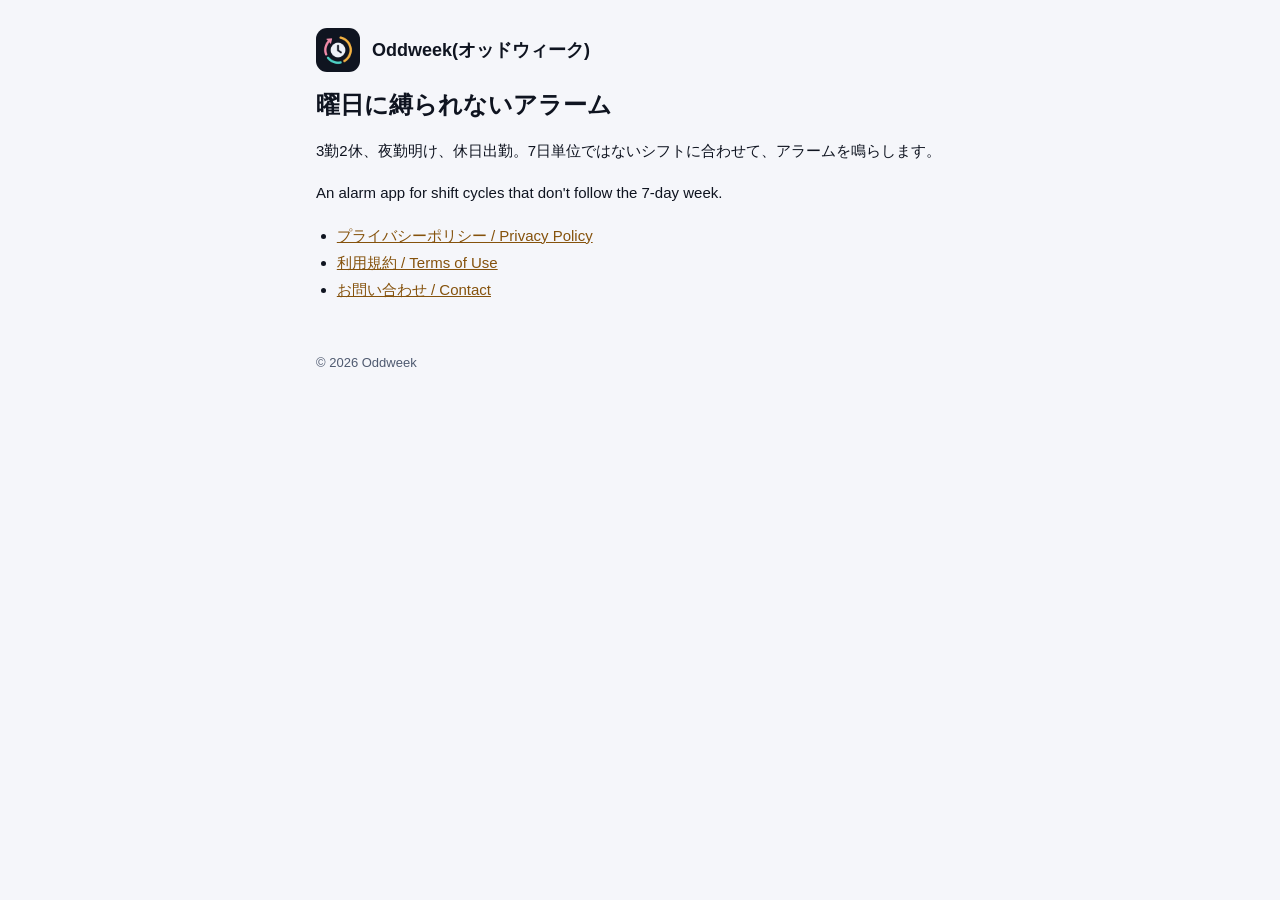
<file: index.html>
<!doctype html>
<html lang="ja">
<head>
<meta charset="utf-8">
<meta name="viewport" content="width=device-width, initial-scale=1">
<title>Oddweek</title>
<link rel="icon" href="icon.png">
<link rel="stylesheet" href="style.css">
</head>
<body>
<main>
<header><img src="icon.png" alt=""><a href="./">Oddweek(オッドウィーク)</a></header>
<h1>曜日に縛られないアラーム</h1>
<p>3勤2休、夜勤明け、休日出勤。7日単位ではないシフトに合わせて、アラームを鳴らします。</p>
<p lang="en">An alarm app for shift cycles that don't follow the 7-day week.</p>
<ul>
<li><a href="privacy.html">プライバシーポリシー / Privacy Policy</a></li>
<li><a href="terms.html">利用規約 / Terms of Use</a></li>
<li><a href="contact.html">お問い合わせ / Contact</a></li>
</ul>
<footer>© 2026 Oddweek</footer>
</main>
</body>
</html>
</file>
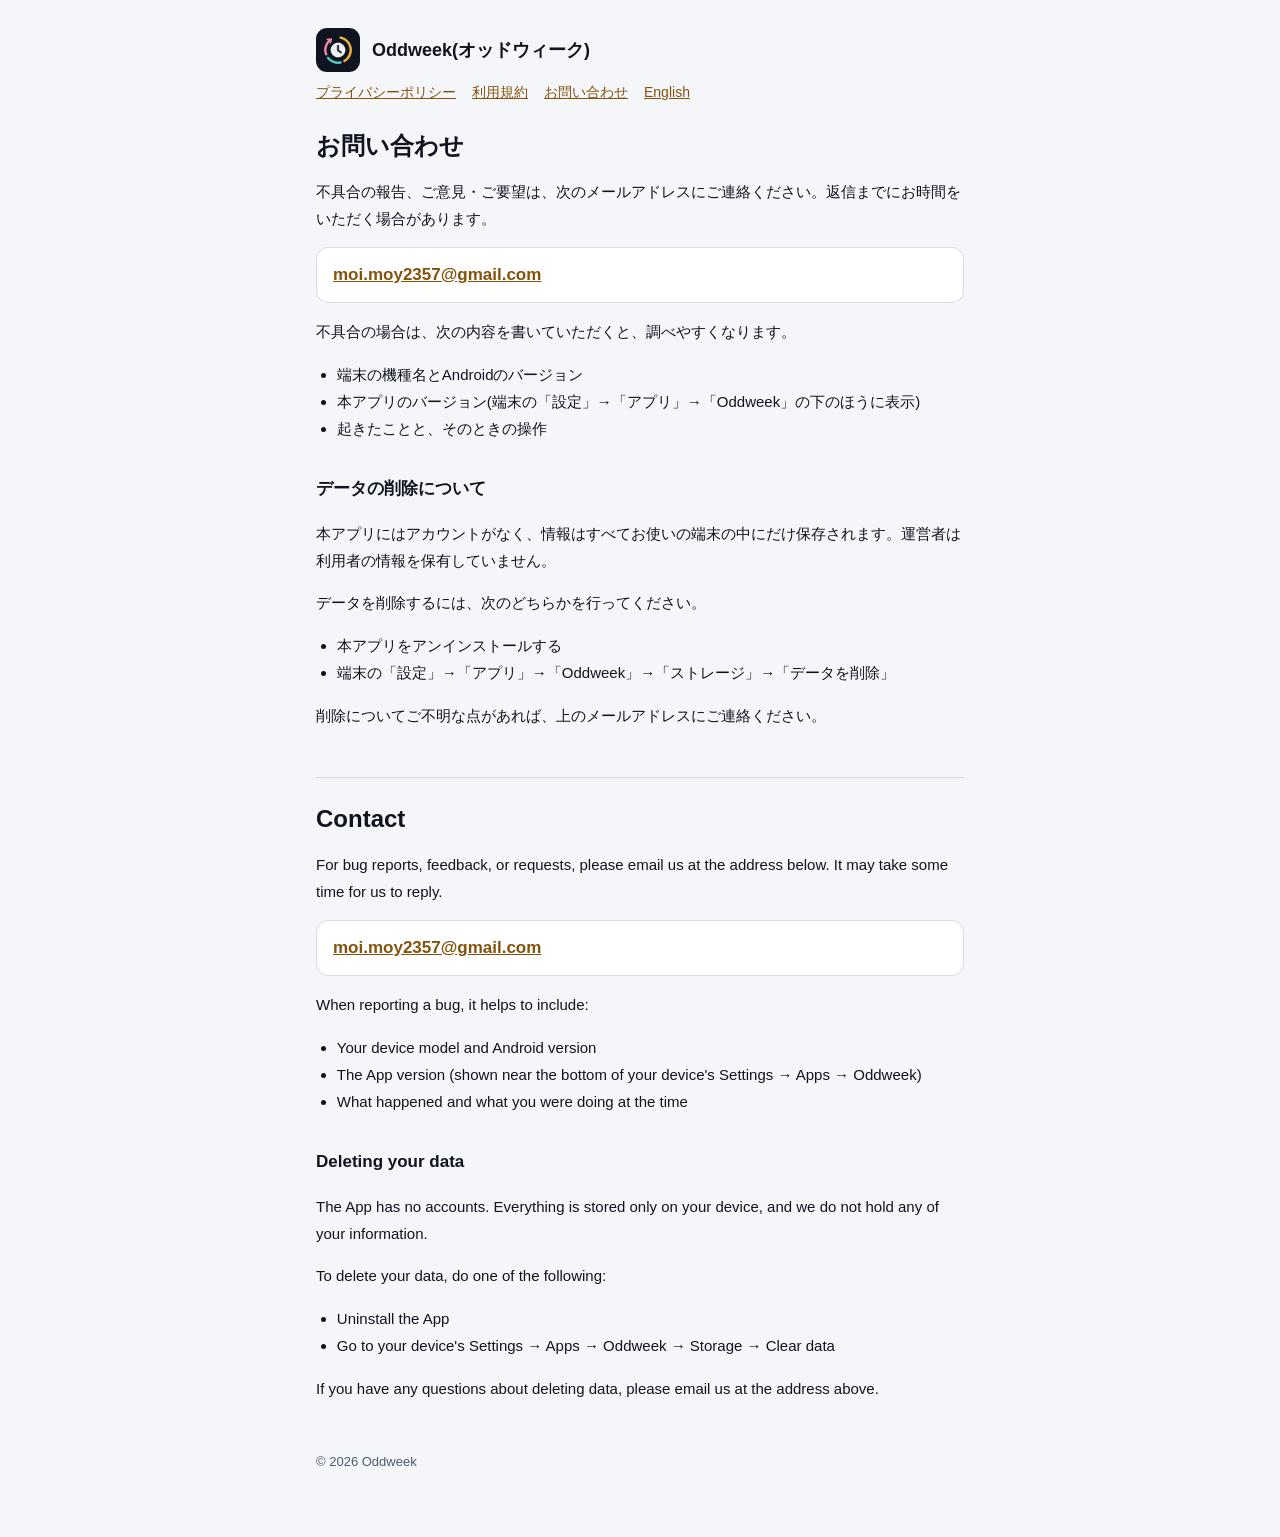
<file: contact.html>
<!doctype html>
<html lang="ja">
<head>
<meta charset="utf-8">
<meta name="viewport" content="width=device-width, initial-scale=1">
<title>お問い合わせ - Oddweek</title>
<link rel="icon" href="icon.png">
<link rel="stylesheet" href="style.css">
</head>
<body>
<main>
<header><img src="icon.png" alt=""><a href="./">Oddweek(オッドウィーク)</a></header>
<nav><a href="privacy.html">プライバシーポリシー</a><a href="terms.html">利用規約</a><a href="contact.html">お問い合わせ</a><a href="#en">English</a></nav>

<h1>お問い合わせ</h1>
<p>不具合の報告、ご意見・ご要望は、次のメールアドレスにご連絡ください。返信までにお時間をいただく場合があります。</p>
<div class="card"><a class="mail" href="mailto:moi.moy2357@gmail.com?subject=Oddweek">moi.moy2357@gmail.com</a></div>
<p>不具合の場合は、次の内容を書いていただくと、調べやすくなります。</p>
<ul>
<li>端末の機種名とAndroidのバージョン</li>
<li>本アプリのバージョン(端末の「設定」→「アプリ」→「Oddweek」の下のほうに表示)</li>
<li>起きたことと、そのときの操作</li>
</ul>

<h2 id="delete">データの削除について</h2>
<p>本アプリにはアカウントがなく、情報はすべてお使いの端末の中にだけ保存されます。運営者は利用者の情報を保有していません。</p>
<p>データを削除するには、次のどちらかを行ってください。</p>
<ul>
<li>本アプリをアンインストールする</li>
<li>端末の「設定」→「アプリ」→「Oddweek」→「ストレージ」→「データを削除」</li>
</ul>
<p>削除についてご不明な点があれば、上のメールアドレスにご連絡ください。</p>

<section class="lang" id="en" lang="en">
<h1>Contact</h1>
<p>For bug reports, feedback, or requests, please email us at the address below. It may take some time for us to reply.</p>
<div class="card"><a class="mail" href="mailto:moi.moy2357@gmail.com?subject=Oddweek">moi.moy2357@gmail.com</a></div>
<p>When reporting a bug, it helps to include:</p>
<ul>
<li>Your device model and Android version</li>
<li>The App version (shown near the bottom of your device's Settings → Apps → Oddweek)</li>
<li>What happened and what you were doing at the time</li>
</ul>

<h2 id="delete-en">Deleting your data</h2>
<p>The App has no accounts. Everything is stored only on your device, and we do not hold any of your information.</p>
<p>To delete your data, do one of the following:</p>
<ul>
<li>Uninstall the App</li>
<li>Go to your device's Settings → Apps → Oddweek → Storage → Clear data</li>
</ul>
<p>If you have any questions about deleting data, please email us at the address above.</p>
</section>

<footer>© 2026 Oddweek</footer>
</main>
</body>
</html>
</file>
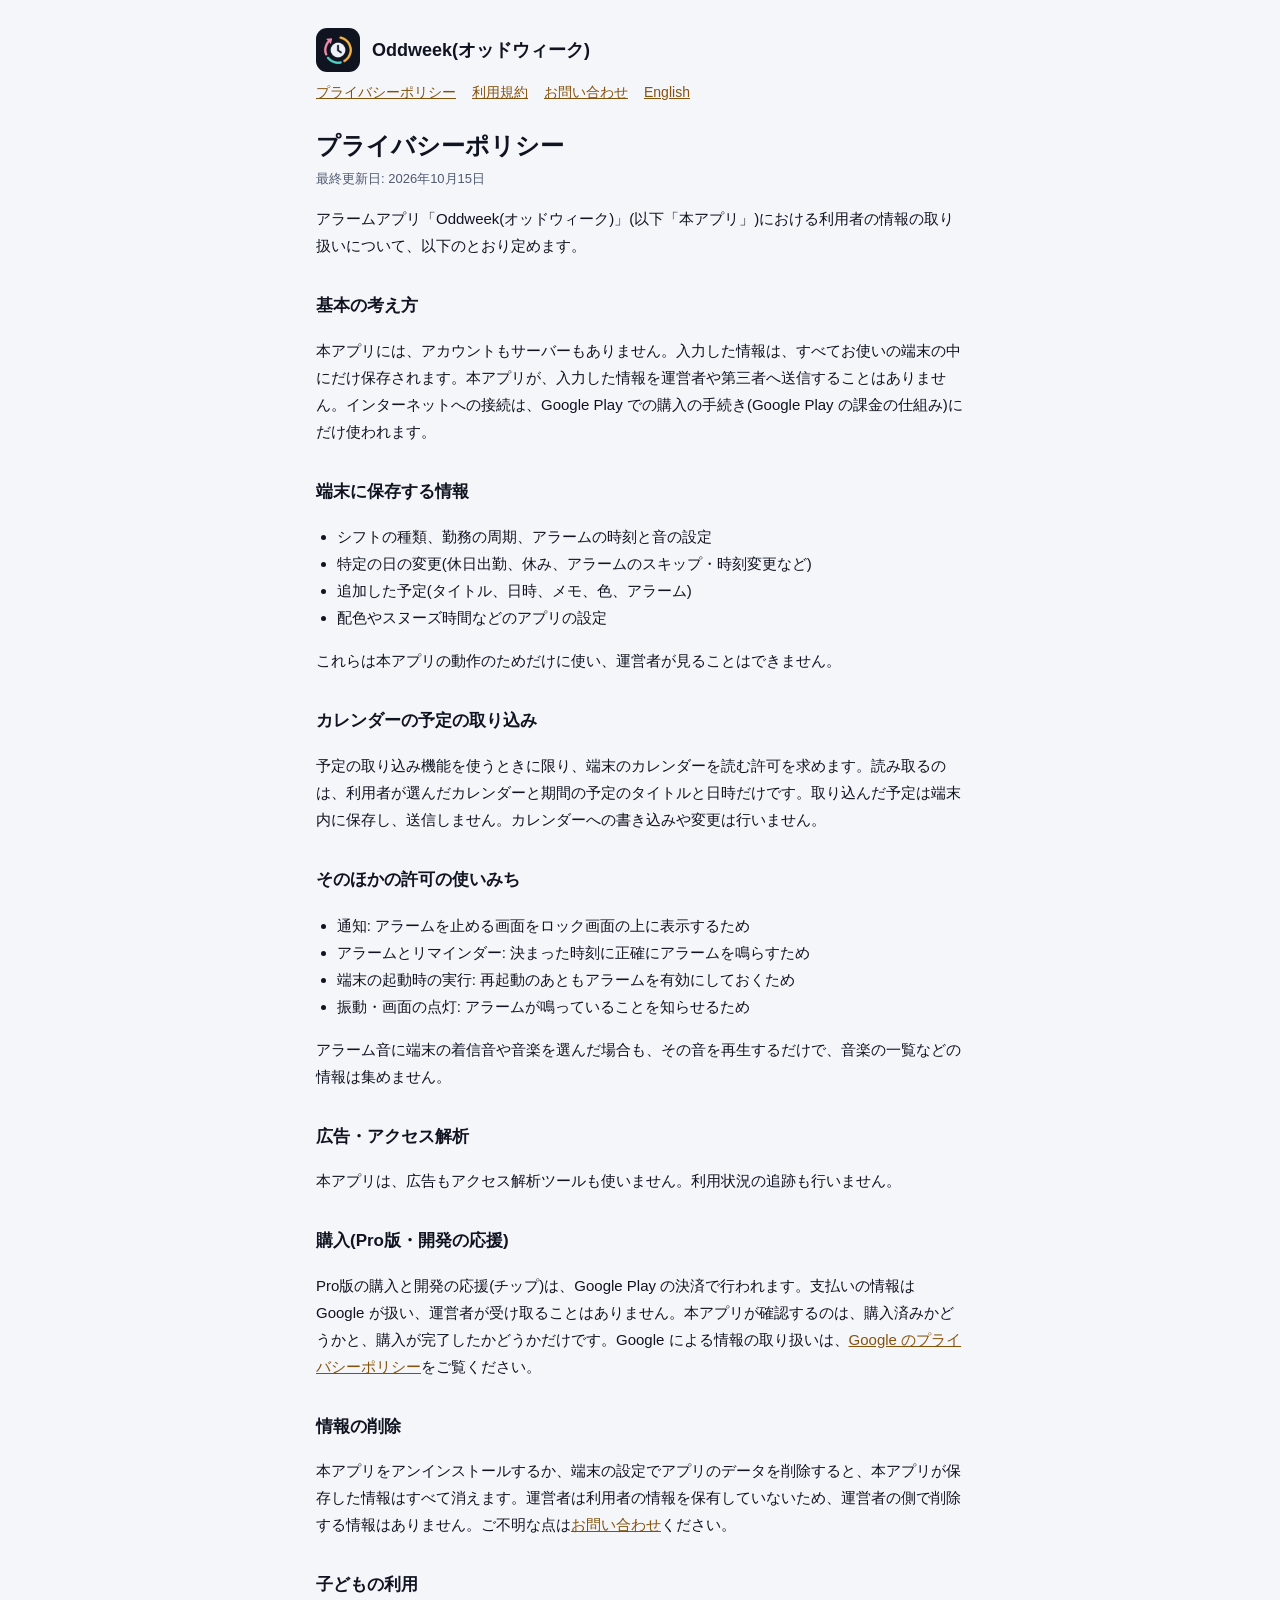
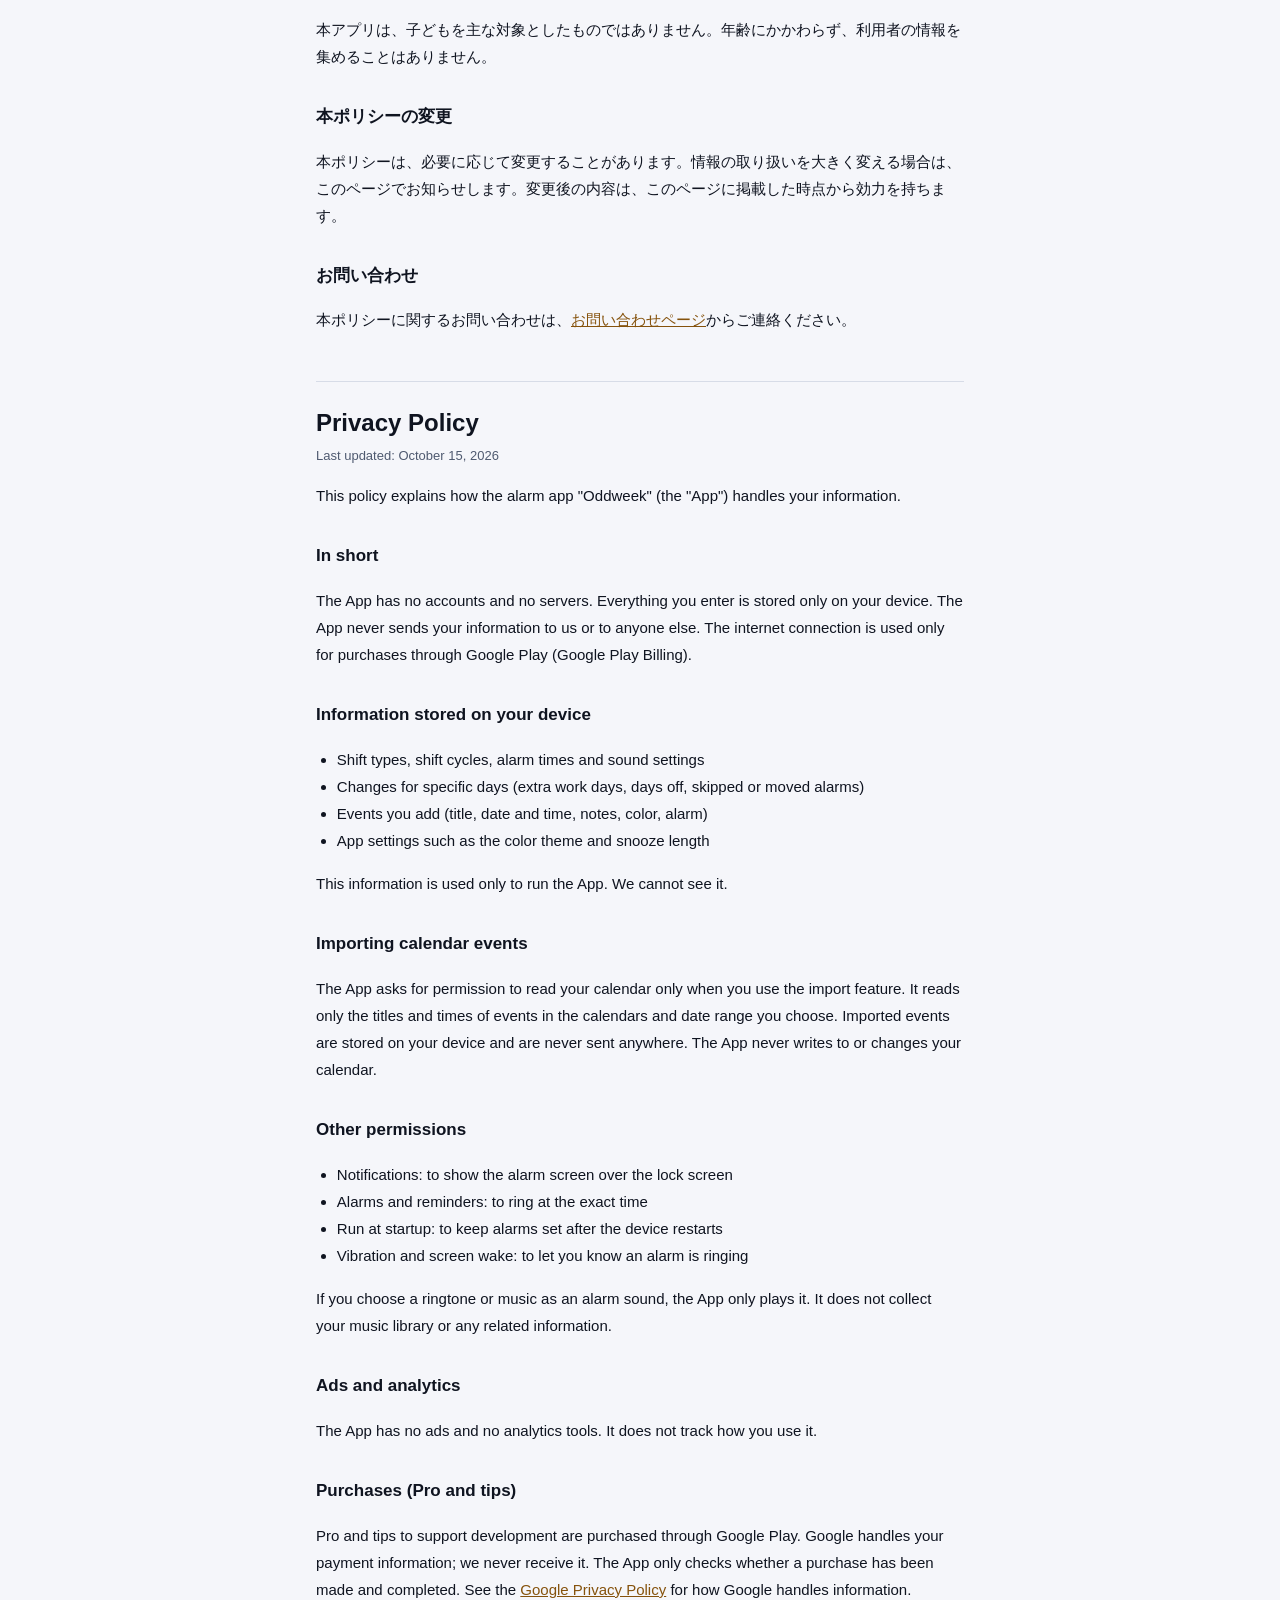
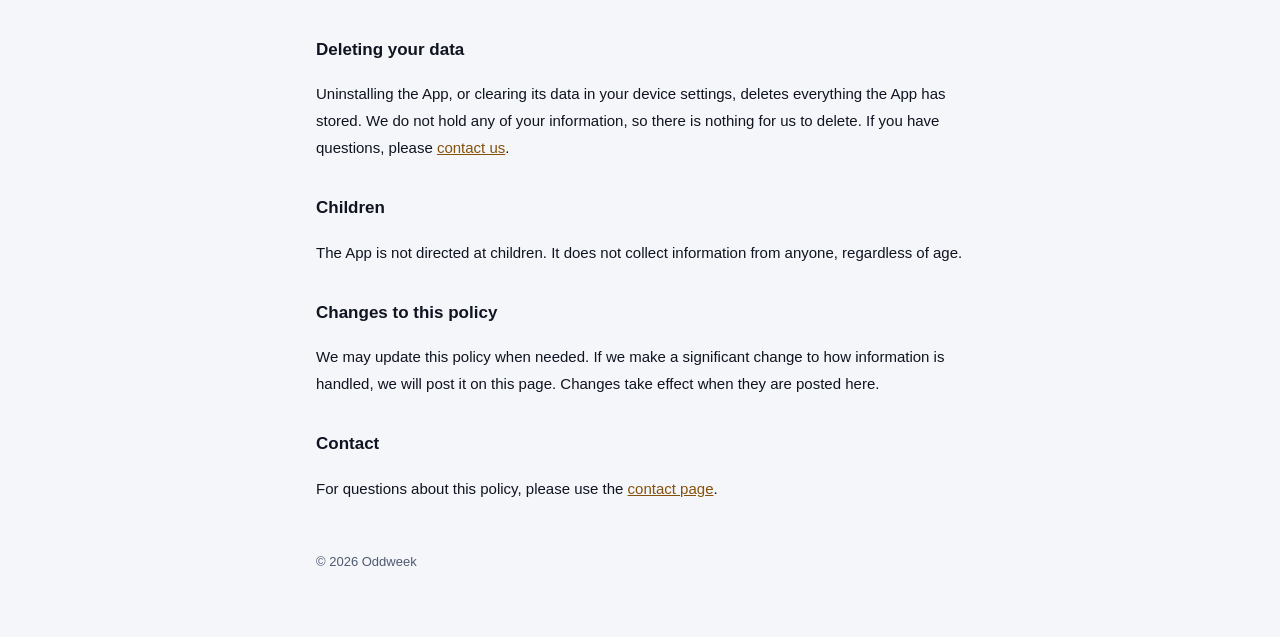
<file: privacy.html>
<!doctype html>
<html lang="ja">
<head>
<meta charset="utf-8">
<meta name="viewport" content="width=device-width, initial-scale=1">
<title>プライバシーポリシー - Oddweek</title>
<link rel="icon" href="icon.png">
<link rel="stylesheet" href="style.css">
</head>
<body>
<main>
<header><img src="icon.png" alt=""><a href="./">Oddweek(オッドウィーク)</a></header>
<nav><a href="privacy.html">プライバシーポリシー</a><a href="terms.html">利用規約</a><a href="contact.html">お問い合わせ</a><a href="#en">English</a></nav>

<h1>プライバシーポリシー</h1>
<p class="updated">最終更新日: 2026年10月15日</p>
<p>アラームアプリ「Oddweek(オッドウィーク)」(以下「本アプリ」)における利用者の情報の取り扱いについて、以下のとおり定めます。</p>

<h2>基本の考え方</h2>
<p>本アプリには、アカウントもサーバーもありません。入力した情報は、すべてお使いの端末の中にだけ保存されます。本アプリが、入力した情報を運営者や第三者へ送信することはありません。インターネットへの接続は、Google Play での購入の手続き(Google Play の課金の仕組み)にだけ使われます。</p>

<h2>端末に保存する情報</h2>
<ul>
<li>シフトの種類、勤務の周期、アラームの時刻と音の設定</li>
<li>特定の日の変更(休日出勤、休み、アラームのスキップ・時刻変更など)</li>
<li>追加した予定(タイトル、日時、メモ、色、アラーム)</li>
<li>配色やスヌーズ時間などのアプリの設定</li>
</ul>
<p>これらは本アプリの動作のためだけに使い、運営者が見ることはできません。</p>

<h2>カレンダーの予定の取り込み</h2>
<p>予定の取り込み機能を使うときに限り、端末のカレンダーを読む許可を求めます。読み取るのは、利用者が選んだカレンダーと期間の予定のタイトルと日時だけです。取り込んだ予定は端末内に保存し、送信しません。カレンダーへの書き込みや変更は行いません。</p>

<h2>そのほかの許可の使いみち</h2>
<ul>
<li>通知: アラームを止める画面をロック画面の上に表示するため</li>
<li>アラームとリマインダー: 決まった時刻に正確にアラームを鳴らすため</li>
<li>端末の起動時の実行: 再起動のあともアラームを有効にしておくため</li>
<li>振動・画面の点灯: アラームが鳴っていることを知らせるため</li>
</ul>
<p>アラーム音に端末の着信音や音楽を選んだ場合も、その音を再生するだけで、音楽の一覧などの情報は集めません。</p>

<h2>広告・アクセス解析</h2>
<p>本アプリは、広告もアクセス解析ツールも使いません。利用状況の追跡も行いません。</p>

<h2>購入(Pro版・開発の応援)</h2>
<p>Pro版の購入と開発の応援(チップ)は、Google Play の決済で行われます。支払いの情報は Google が扱い、運営者が受け取ることはありません。本アプリが確認するのは、購入済みかどうかと、購入が完了したかどうかだけです。Google による情報の取り扱いは、<a href="https://policies.google.com/privacy">Google のプライバシーポリシー</a>をご覧ください。</p>

<h2>情報の削除</h2>
<p>本アプリをアンインストールするか、端末の設定でアプリのデータを削除すると、本アプリが保存した情報はすべて消えます。運営者は利用者の情報を保有していないため、運営者の側で削除する情報はありません。ご不明な点は<a href="contact.html#delete">お問い合わせ</a>ください。</p>

<h2>子どもの利用</h2>
<p>本アプリは、子どもを主な対象としたものではありません。年齢にかかわらず、利用者の情報を集めることはありません。</p>

<h2>本ポリシーの変更</h2>
<p>本ポリシーは、必要に応じて変更することがあります。情報の取り扱いを大きく変える場合は、このページでお知らせします。変更後の内容は、このページに掲載した時点から効力を持ちます。</p>

<h2>お問い合わせ</h2>
<p>本ポリシーに関するお問い合わせは、<a href="contact.html">お問い合わせページ</a>からご連絡ください。</p>

<section class="lang" id="en" lang="en">
<h1>Privacy Policy</h1>
<p class="updated">Last updated: October 15, 2026</p>
<p>This policy explains how the alarm app "Oddweek" (the "App") handles your information.</p>

<h2>In short</h2>
<p>The App has no accounts and no servers. Everything you enter is stored only on your device. The App never sends your information to us or to anyone else. The internet connection is used only for purchases through Google Play (Google Play Billing).</p>

<h2>Information stored on your device</h2>
<ul>
<li>Shift types, shift cycles, alarm times and sound settings</li>
<li>Changes for specific days (extra work days, days off, skipped or moved alarms)</li>
<li>Events you add (title, date and time, notes, color, alarm)</li>
<li>App settings such as the color theme and snooze length</li>
</ul>
<p>This information is used only to run the App. We cannot see it.</p>

<h2>Importing calendar events</h2>
<p>The App asks for permission to read your calendar only when you use the import feature. It reads only the titles and times of events in the calendars and date range you choose. Imported events are stored on your device and are never sent anywhere. The App never writes to or changes your calendar.</p>

<h2>Other permissions</h2>
<ul>
<li>Notifications: to show the alarm screen over the lock screen</li>
<li>Alarms and reminders: to ring at the exact time</li>
<li>Run at startup: to keep alarms set after the device restarts</li>
<li>Vibration and screen wake: to let you know an alarm is ringing</li>
</ul>
<p>If you choose a ringtone or music as an alarm sound, the App only plays it. It does not collect your music library or any related information.</p>

<h2>Ads and analytics</h2>
<p>The App has no ads and no analytics tools. It does not track how you use it.</p>

<h2>Purchases (Pro and tips)</h2>
<p>Pro and tips to support development are purchased through Google Play. Google handles your payment information; we never receive it. The App only checks whether a purchase has been made and completed. See the <a href="https://policies.google.com/privacy">Google Privacy Policy</a> for how Google handles information.</p>

<h2>Deleting your data</h2>
<p>Uninstalling the App, or clearing its data in your device settings, deletes everything the App has stored. We do not hold any of your information, so there is nothing for us to delete. If you have questions, please <a href="contact.html#delete">contact us</a>.</p>

<h2>Children</h2>
<p>The App is not directed at children. It does not collect information from anyone, regardless of age.</p>

<h2>Changes to this policy</h2>
<p>We may update this policy when needed. If we make a significant change to how information is handled, we will post it on this page. Changes take effect when they are posted here.</p>

<h2>Contact</h2>
<p>For questions about this policy, please use the <a href="contact.html">contact page</a>.</p>
</section>

<footer>© 2026 Oddweek</footer>
</main>
</body>
</html>
</file>
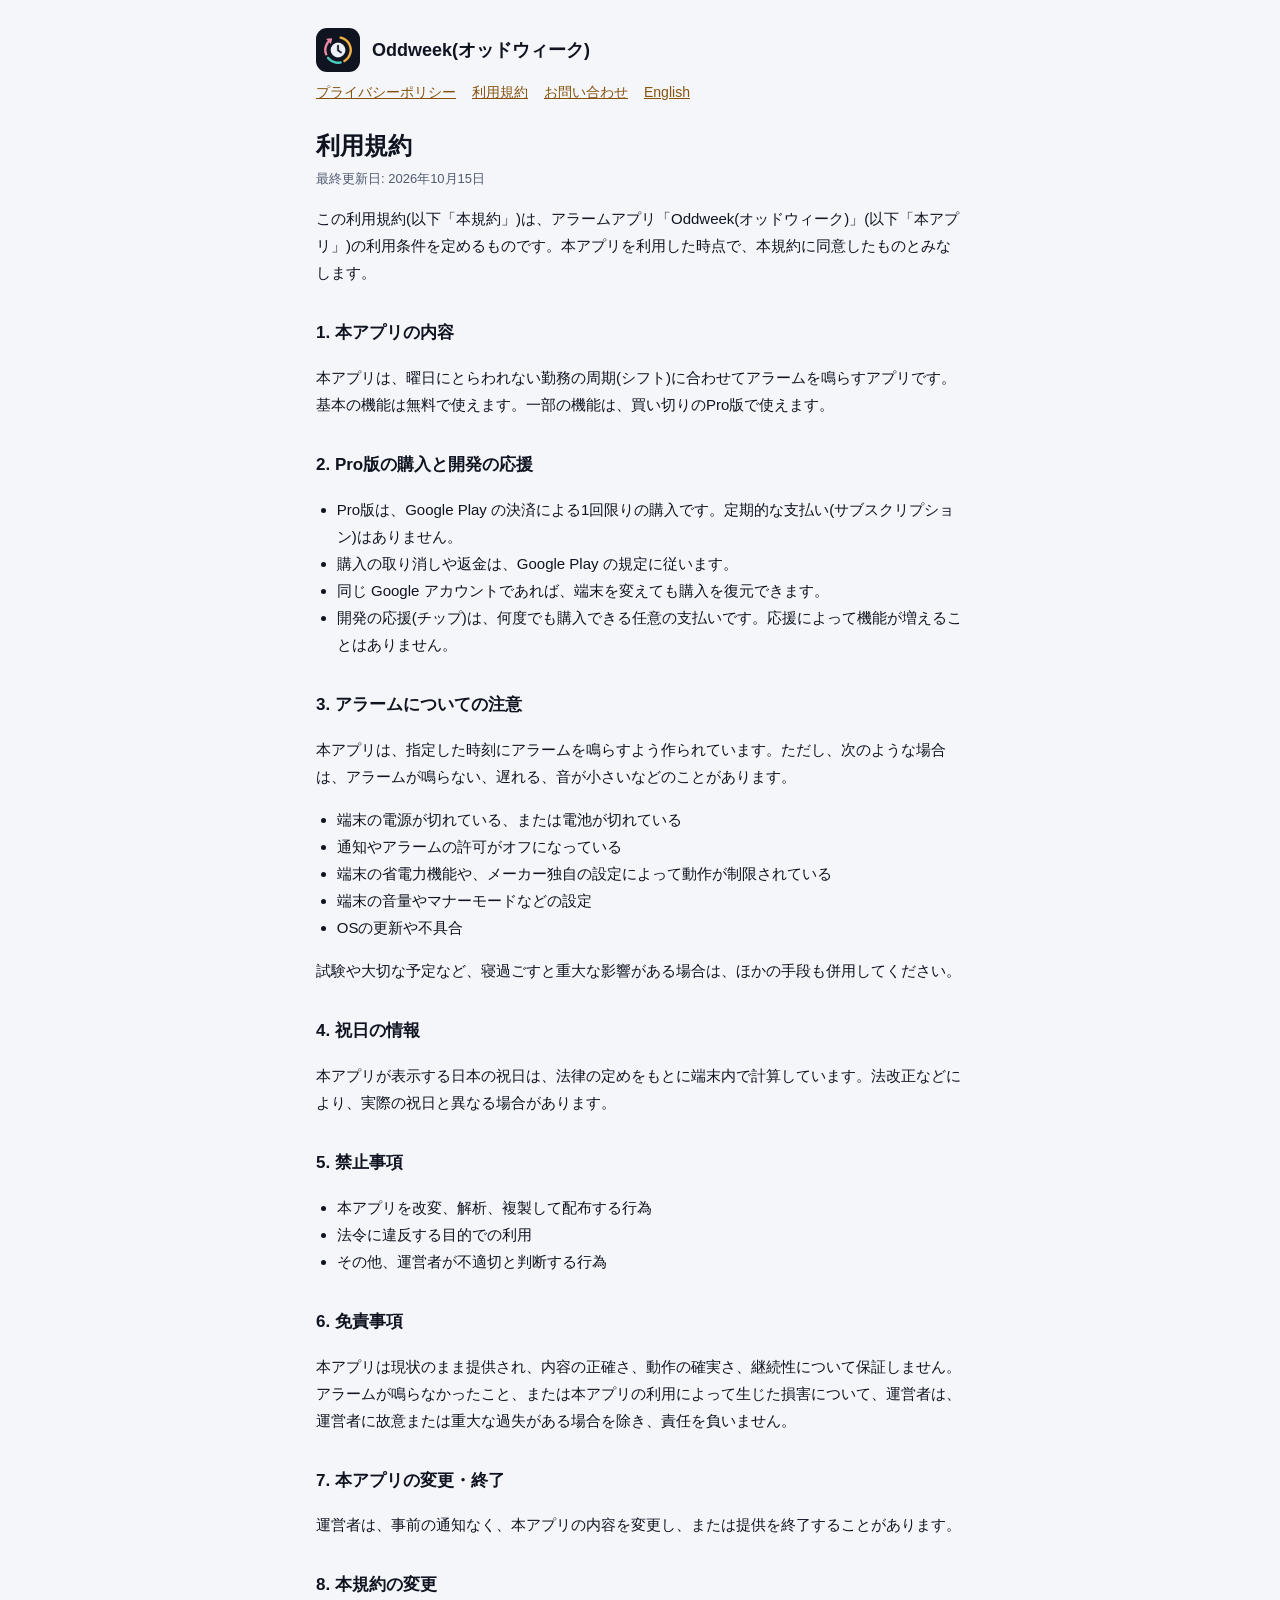
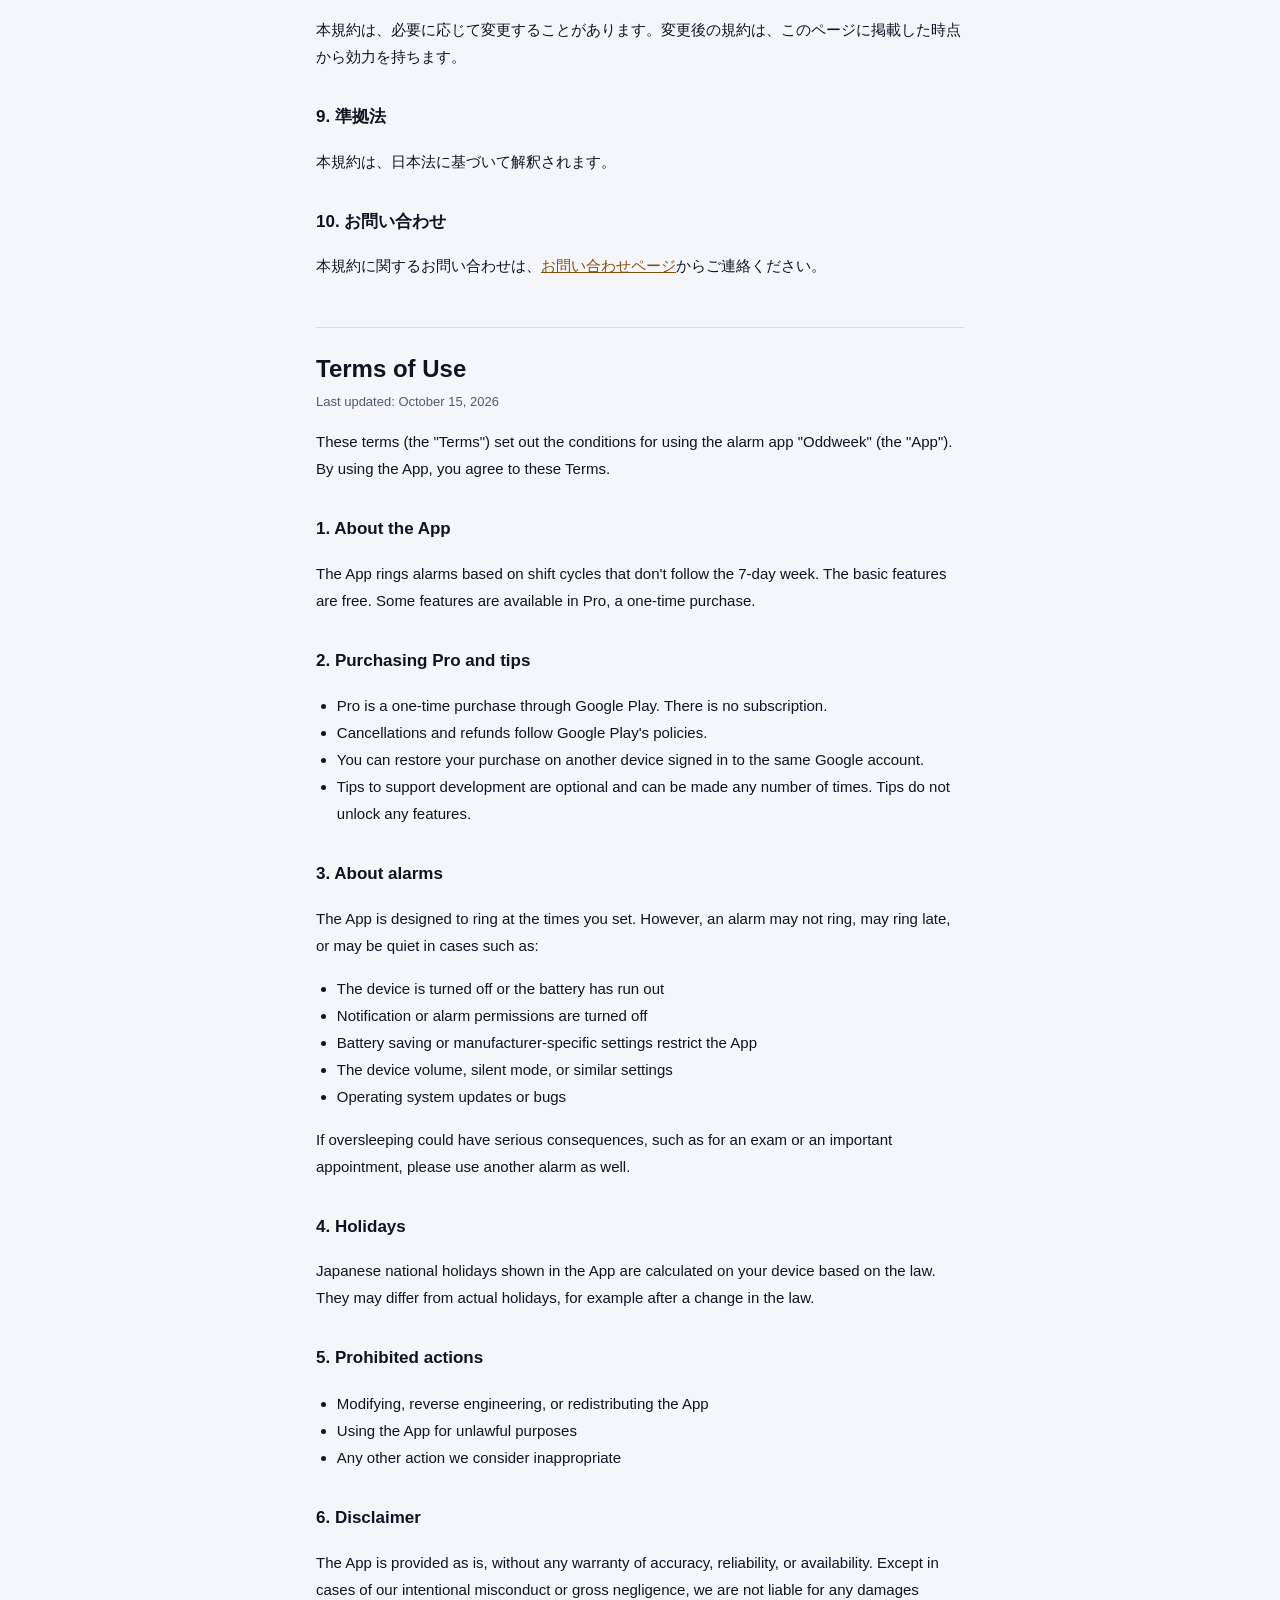
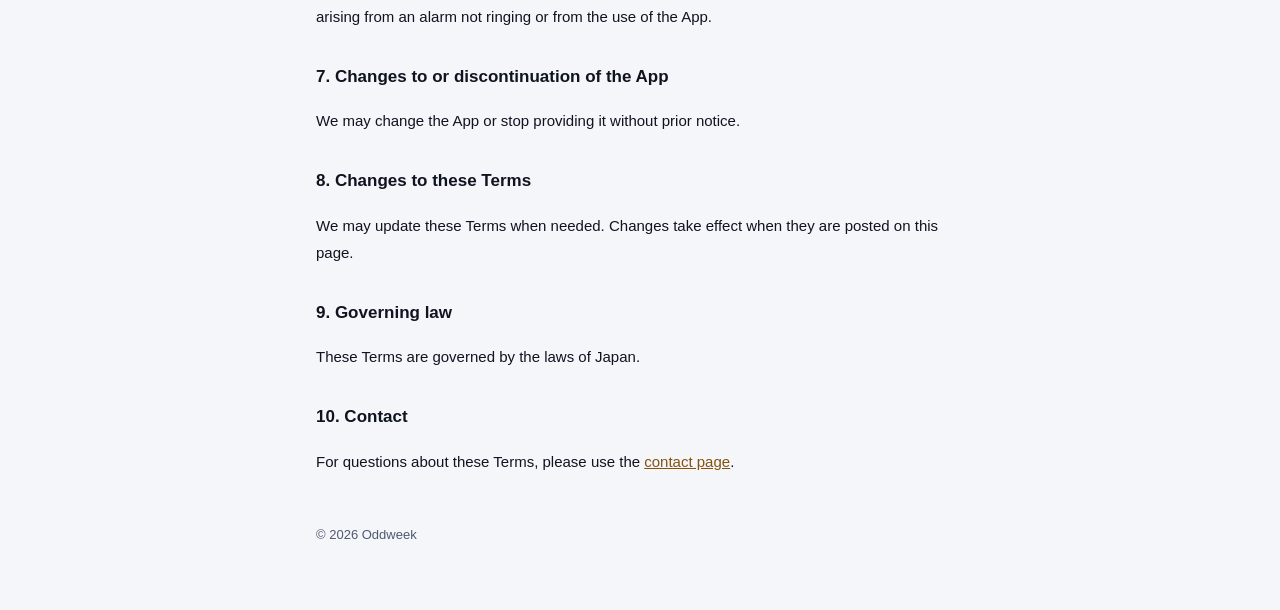
<file: terms.html>
<!doctype html>
<html lang="ja">
<head>
<meta charset="utf-8">
<meta name="viewport" content="width=device-width, initial-scale=1">
<title>利用規約 - Oddweek</title>
<link rel="icon" href="icon.png">
<link rel="stylesheet" href="style.css">
</head>
<body>
<main>
<header><img src="icon.png" alt=""><a href="./">Oddweek(オッドウィーク)</a></header>
<nav><a href="privacy.html">プライバシーポリシー</a><a href="terms.html">利用規約</a><a href="contact.html">お問い合わせ</a><a href="#en">English</a></nav>

<h1>利用規約</h1>
<p class="updated">最終更新日: 2026年10月15日</p>
<p>この利用規約(以下「本規約」)は、アラームアプリ「Oddweek(オッドウィーク)」(以下「本アプリ」)の利用条件を定めるものです。本アプリを利用した時点で、本規約に同意したものとみなします。</p>

<h2>1. 本アプリの内容</h2>
<p>本アプリは、曜日にとらわれない勤務の周期(シフト)に合わせてアラームを鳴らすアプリです。基本の機能は無料で使えます。一部の機能は、買い切りのPro版で使えます。</p>

<h2>2. Pro版の購入と開発の応援</h2>
<ul>
<li>Pro版は、Google Play の決済による1回限りの購入です。定期的な支払い(サブスクリプション)はありません。</li>
<li>購入の取り消しや返金は、Google Play の規定に従います。</li>
<li>同じ Google アカウントであれば、端末を変えても購入を復元できます。</li>
<li>開発の応援(チップ)は、何度でも購入できる任意の支払いです。応援によって機能が増えることはありません。</li>
</ul>

<h2>3. アラームについての注意</h2>
<p>本アプリは、指定した時刻にアラームを鳴らすよう作られています。ただし、次のような場合は、アラームが鳴らない、遅れる、音が小さいなどのことがあります。</p>
<ul>
<li>端末の電源が切れている、または電池が切れている</li>
<li>通知やアラームの許可がオフになっている</li>
<li>端末の省電力機能や、メーカー独自の設定によって動作が制限されている</li>
<li>端末の音量やマナーモードなどの設定</li>
<li>OSの更新や不具合</li>
</ul>
<p>試験や大切な予定など、寝過ごすと重大な影響がある場合は、ほかの手段も併用してください。</p>

<h2>4. 祝日の情報</h2>
<p>本アプリが表示する日本の祝日は、法律の定めをもとに端末内で計算しています。法改正などにより、実際の祝日と異なる場合があります。</p>

<h2>5. 禁止事項</h2>
<ul>
<li>本アプリを改変、解析、複製して配布する行為</li>
<li>法令に違反する目的での利用</li>
<li>その他、運営者が不適切と判断する行為</li>
</ul>

<h2>6. 免責事項</h2>
<p>本アプリは現状のまま提供され、内容の正確さ、動作の確実さ、継続性について保証しません。アラームが鳴らなかったこと、または本アプリの利用によって生じた損害について、運営者は、運営者に故意または重大な過失がある場合を除き、責任を負いません。</p>

<h2>7. 本アプリの変更・終了</h2>
<p>運営者は、事前の通知なく、本アプリの内容を変更し、または提供を終了することがあります。</p>

<h2>8. 本規約の変更</h2>
<p>本規約は、必要に応じて変更することがあります。変更後の規約は、このページに掲載した時点から効力を持ちます。</p>

<h2>9. 準拠法</h2>
<p>本規約は、日本法に基づいて解釈されます。</p>

<h2>10. お問い合わせ</h2>
<p>本規約に関するお問い合わせは、<a href="contact.html">お問い合わせページ</a>からご連絡ください。</p>

<section class="lang" id="en" lang="en">
<h1>Terms of Use</h1>
<p class="updated">Last updated: October 15, 2026</p>
<p>These terms (the "Terms") set out the conditions for using the alarm app "Oddweek" (the "App"). By using the App, you agree to these Terms.</p>

<h2>1. About the App</h2>
<p>The App rings alarms based on shift cycles that don't follow the 7-day week. The basic features are free. Some features are available in Pro, a one-time purchase.</p>

<h2>2. Purchasing Pro and tips</h2>
<ul>
<li>Pro is a one-time purchase through Google Play. There is no subscription.</li>
<li>Cancellations and refunds follow Google Play's policies.</li>
<li>You can restore your purchase on another device signed in to the same Google account.</li>
<li>Tips to support development are optional and can be made any number of times. Tips do not unlock any features.</li>
</ul>

<h2>3. About alarms</h2>
<p>The App is designed to ring at the times you set. However, an alarm may not ring, may ring late, or may be quiet in cases such as:</p>
<ul>
<li>The device is turned off or the battery has run out</li>
<li>Notification or alarm permissions are turned off</li>
<li>Battery saving or manufacturer-specific settings restrict the App</li>
<li>The device volume, silent mode, or similar settings</li>
<li>Operating system updates or bugs</li>
</ul>
<p>If oversleeping could have serious consequences, such as for an exam or an important appointment, please use another alarm as well.</p>

<h2>4. Holidays</h2>
<p>Japanese national holidays shown in the App are calculated on your device based on the law. They may differ from actual holidays, for example after a change in the law.</p>

<h2>5. Prohibited actions</h2>
<ul>
<li>Modifying, reverse engineering, or redistributing the App</li>
<li>Using the App for unlawful purposes</li>
<li>Any other action we consider inappropriate</li>
</ul>

<h2>6. Disclaimer</h2>
<p>The App is provided as is, without any warranty of accuracy, reliability, or availability. Except in cases of our intentional misconduct or gross negligence, we are not liable for any damages arising from an alarm not ringing or from the use of the App.</p>

<h2>7. Changes to or discontinuation of the App</h2>
<p>We may change the App or stop providing it without prior notice.</p>

<h2>8. Changes to these Terms</h2>
<p>We may update these Terms when needed. Changes take effect when they are posted on this page.</p>

<h2>9. Governing law</h2>
<p>These Terms are governed by the laws of Japan.</p>

<h2>10. Contact</h2>
<p>For questions about these Terms, please use the <a href="contact.html">contact page</a>.</p>
</section>

<footer>© 2026 Oddweek</footer>
</main>
</body>
</html>
</file>
<file: style.css>
:root{--bg:#F5F6FA;--surface:#FFFFFF;--text:#0F1420;--muted:#4F5A70;--border:#D7DCE7;--accent:#85520C;color-scheme:light dark}
@media (prefers-color-scheme:dark){:root{--bg:#0F1420;--surface:#1A2131;--text:#EEF1F7;--muted:#9AA4B8;--border:#2A3348;--accent:#F5B342}}
*{box-sizing:border-box}
body{margin:0;background:var(--bg);color:var(--text);font-family:-apple-system,BlinkMacSystemFont,"Hiragino Sans","Yu Gothic UI","Segoe UI",sans-serif;line-height:1.8}
main{max-width:680px;margin:0 auto;padding:28px 16px 64px}
header{display:flex;align-items:center;gap:12px;margin-bottom:8px}
header img{width:44px;height:44px;border-radius:11px}
header a{color:var(--text);text-decoration:none;font-weight:700;font-size:18px}
nav{display:flex;flex-wrap:wrap;gap:6px 16px;font-size:14px;margin:4px 0 24px}
h1{font-size:24px;margin:16px 0 4px;line-height:1.4}
h2{font-size:17px;margin:32px 0 6px}
p,li{font-size:15px}
ul{padding-left:1.3em}
a{color:var(--accent)}
.updated{color:var(--muted);font-size:13px;margin:0}
.lang{border-top:1px solid var(--border);margin-top:48px;padding-top:8px}
.card{background:var(--surface);border:1px solid var(--border);border-radius:12px;padding:12px 16px;margin:12px 0}
.mail{font-size:17px;font-weight:700;word-break:break-all}
footer{color:var(--muted);font-size:13px;margin-top:48px}
</file>
